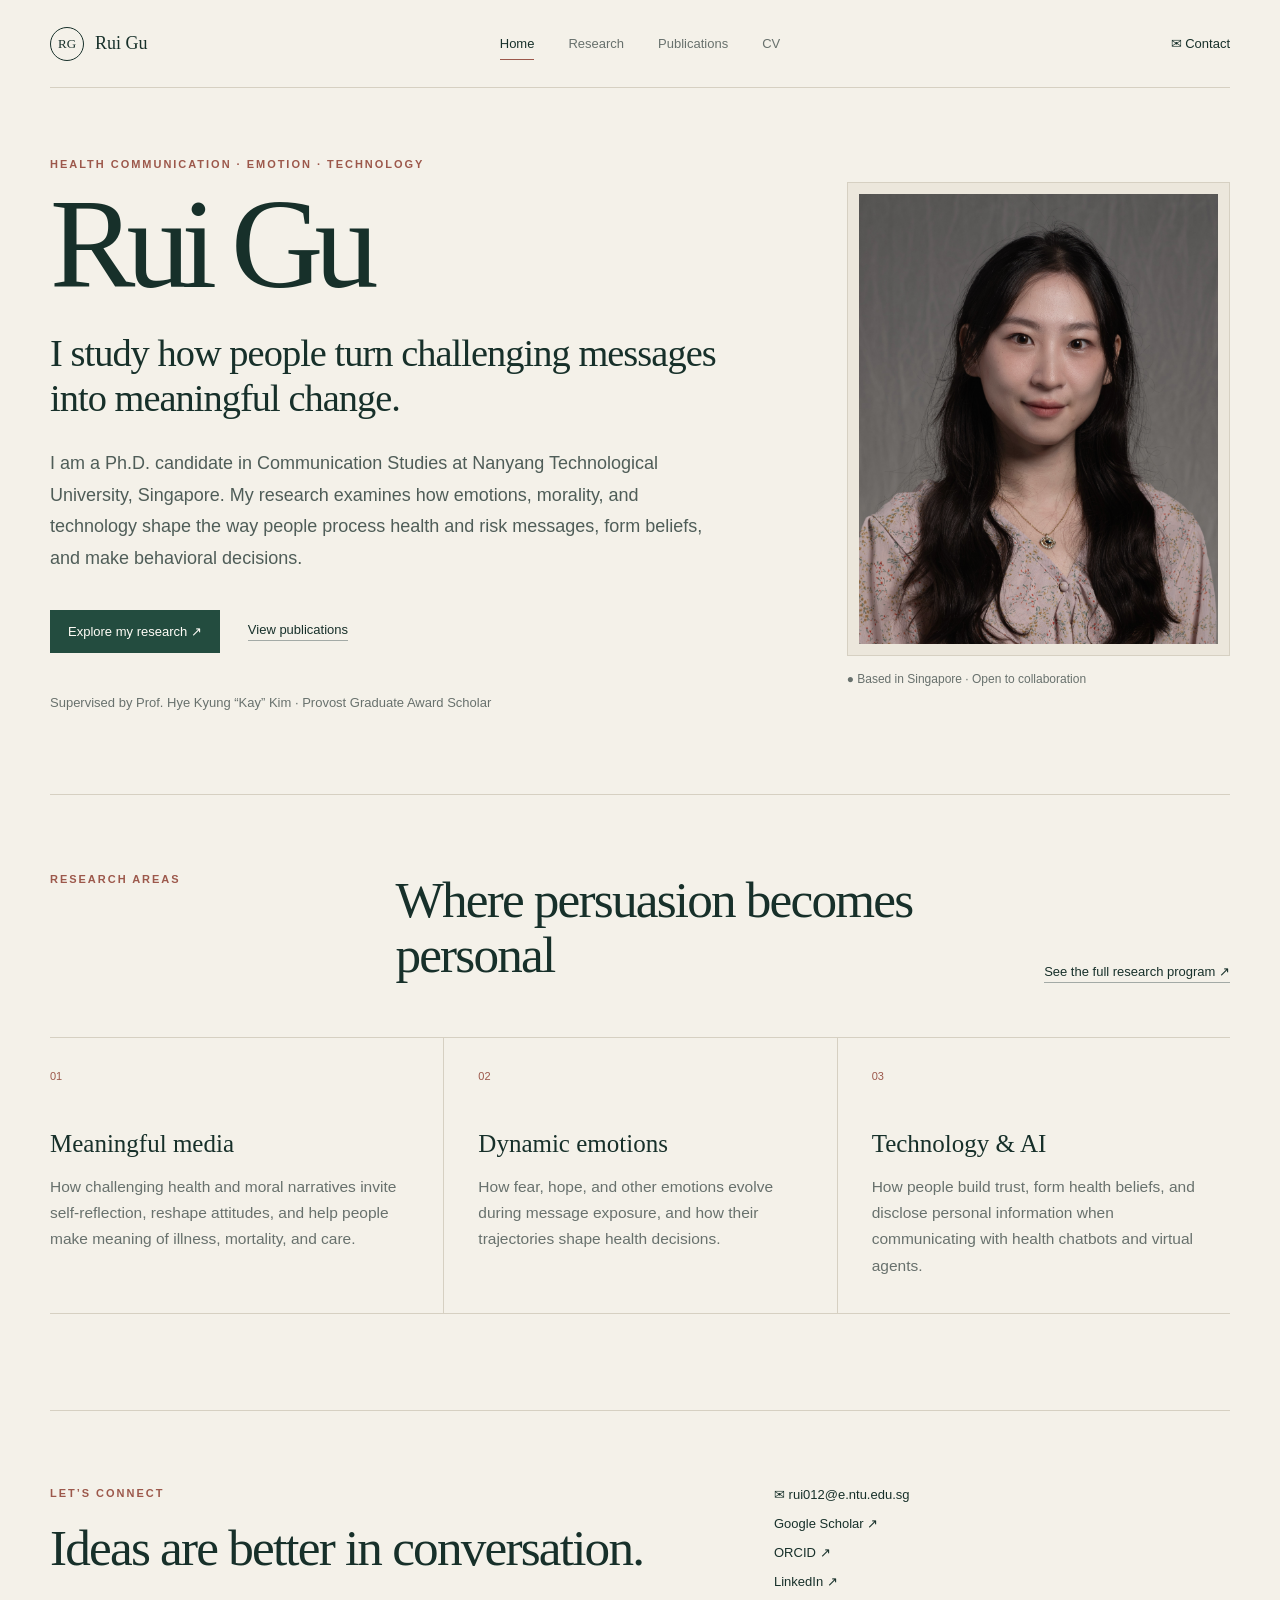
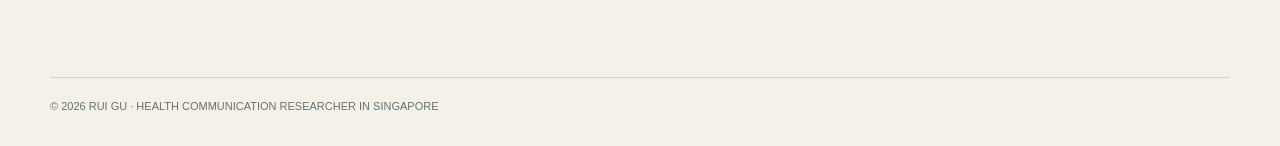
<file: index.html>
<!doctype html><html lang="en"><head><meta charset="utf-8"><meta name="viewport" content="width=device-width,initial-scale=1"><title>Rui Gu | Health Communication Researcher</title><meta name="description" content="Rui Gu studies how people turn challenging health and risk messages into meaningful change."><link rel="stylesheet" href="/styles.css"><link rel="icon" href="/favicon.svg"></head><body data-page="home"><header class="site-header"><a class="wordmark" href="/"><span>RG</span><strong>Rui Gu</strong></a><nav aria-label="Main navigation"><a data-page="home" href="/">Home</a><a data-page="research" href="/research/">Research</a><a data-page="publications" href="/publications/">Publications</a><a data-page="cv" href="/cv/">CV</a></nav><a class="contact-link" href="#contact">✉ Contact</a></header>
<main><section class="hero shell"><div class="hero-copy"><p class="eyebrow">Health Communication · Emotion · Technology</p><h1 class="hero-name">Rui Gu</h1><p class="hero-statement">I study how people turn challenging messages into meaningful change.</p><p class="intro">I am a Ph.D. candidate in Communication Studies at Nanyang Technological University, Singapore. My research examines how emotions, morality, and technology shape the way people process health and risk messages, form beliefs, and make behavioral decisions.</p><div class="hero-actions"><a class="button" href="/research/">Explore my research ↗</a><a class="text-link" href="/publications/">View publications</a></div><p class="supervision">Supervised by Prof. Hye Kyung “Kay” Kim · Provost Graduate Award Scholar</p></div><figure class="portrait"><div><img src="/rui-gu-headshot.jpg" alt="Portrait of Rui Gu"></div><figcaption>● Based in Singapore · Open to collaboration</figcaption></figure></section>
<section class="preview shell"><div class="section-heading"><p class="eyebrow">Research areas</p><h2>Where persuasion becomes personal</h2><a class="text-link" href="/research/">See the full research program ↗</a></div><div class="area-grid"><article class="area-card"><span>01</span><h3>Meaningful media</h3><p>How challenging health and moral narratives invite self-reflection, reshape attitudes, and help people make meaning of illness, mortality, and care.</p></article><article class="area-card"><span>02</span><h3>Dynamic emotions</h3><p>How fear, hope, and other emotions evolve during message exposure, and how their trajectories shape health decisions.</p></article><article class="area-card"><span>03</span><h3>Technology &amp; AI</h3><p>How people build trust, form health beliefs, and disclose personal information when communicating with health chatbots and virtual agents.</p></article></div></section></main>
<footer class="site-footer shell" id="contact"><div><p class="eyebrow">Let’s connect</p><h2>Ideas are better in conversation.</h2></div><div class="footer-links"><a href="mailto:rui012@e.ntu.edu.sg">✉ rui012@e.ntu.edu.sg</a><a href="https://scholar.google.com/citations?user=d8aISVcAAAAJ&hl=en">Google Scholar ↗</a><a href="https://orcid.org/0009-0004-5843-3463">ORCID ↗</a><a href="https://www.linkedin.com/in/rui-gu-b09506434/">LinkedIn ↗</a></div><p class="copyright">© 2026 Rui Gu · Health communication researcher in Singapore</p></footer><script src="/site.js"></script></body></html>
</file>
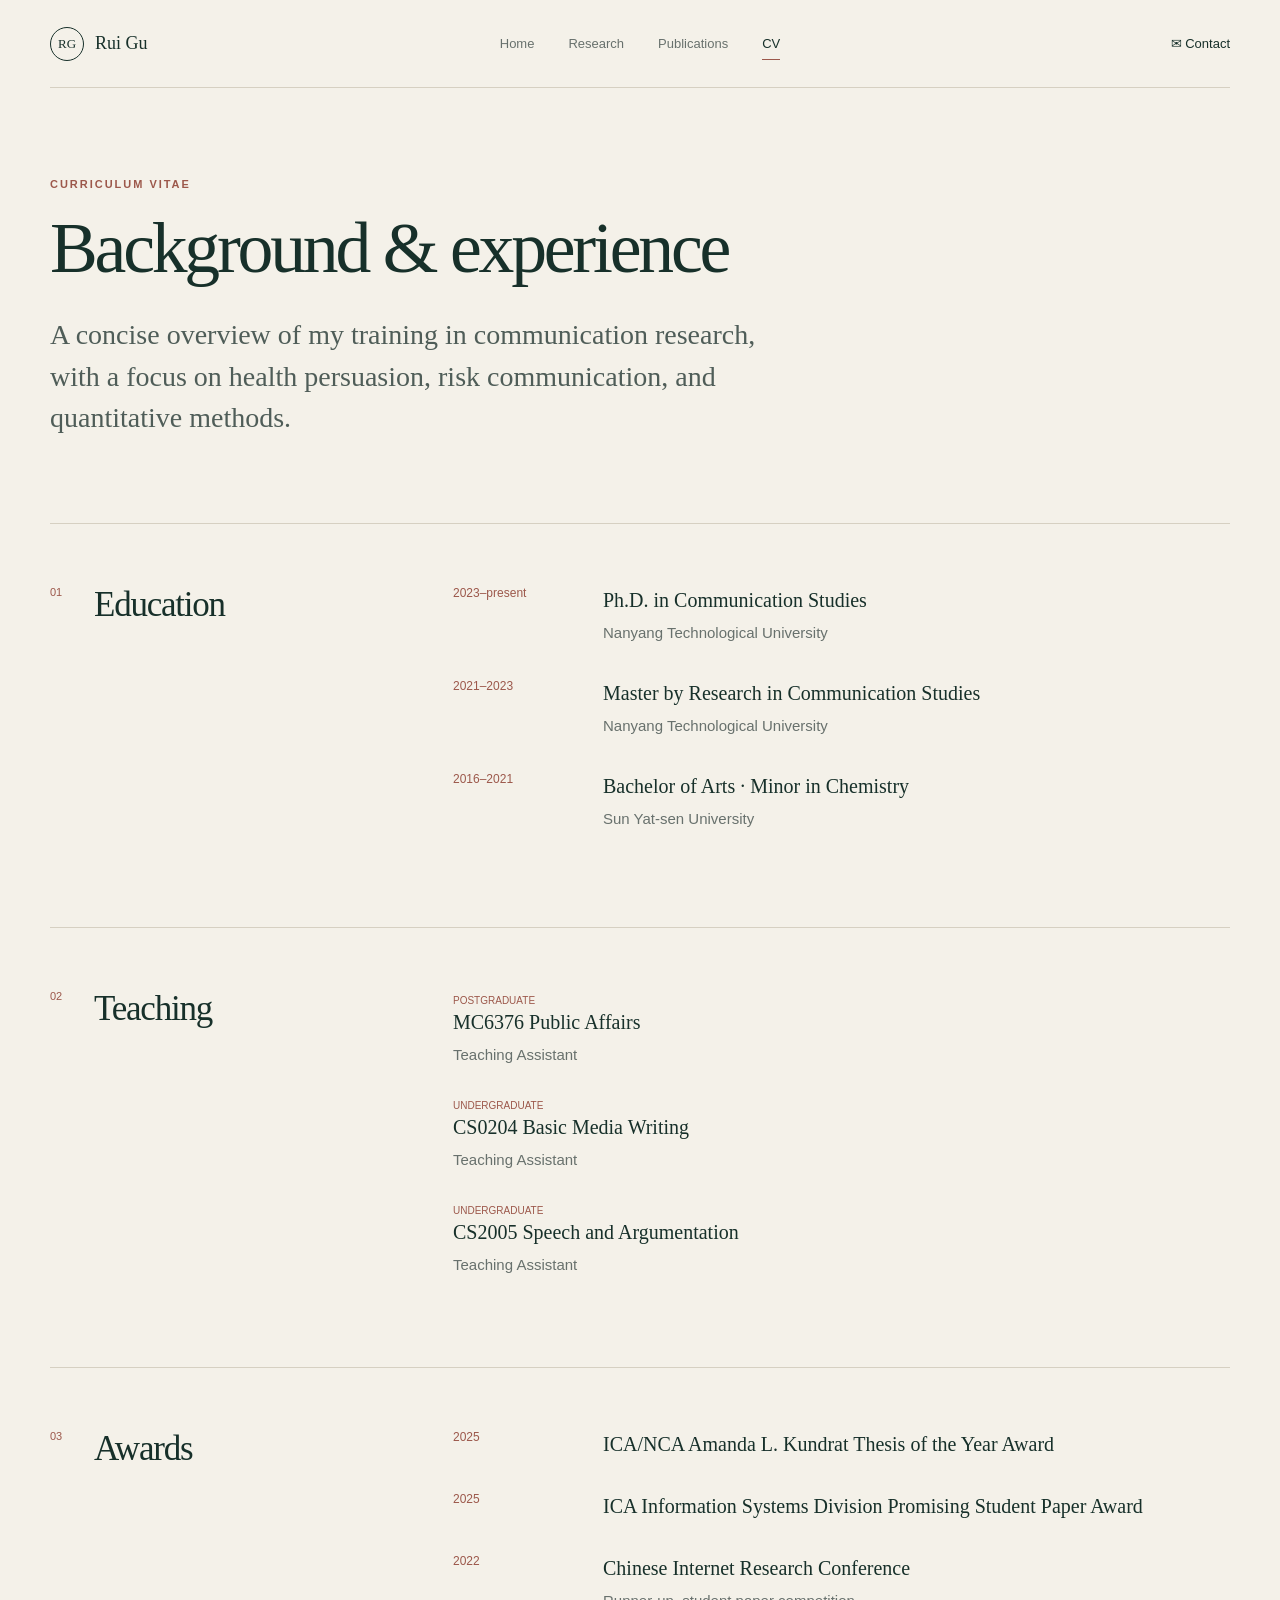
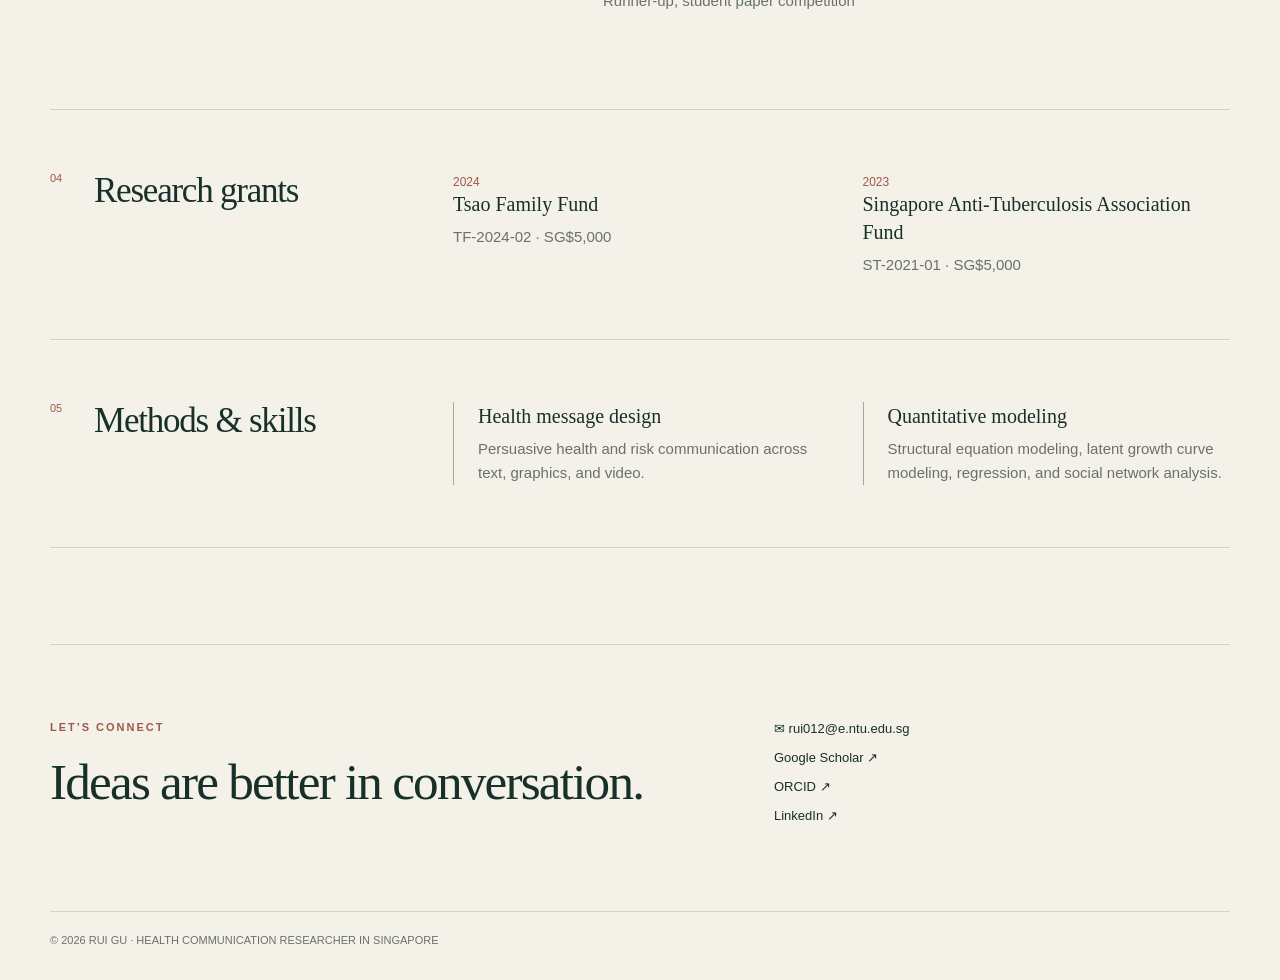
<file: cv/index.html>
<!doctype html><html lang="en"><head><meta charset="utf-8"><meta name="viewport" content="width=device-width,initial-scale=1"><title>CV | Rui Gu</title><meta name="description" content="Education, teaching, grants, awards, and methods for health communication researcher Rui Gu."><link rel="stylesheet" href="/styles.css"><link rel="icon" href="/favicon.svg"></head><body data-page="cv"><header class="site-header"><a class="wordmark" href="/"><span>RG</span><strong>Rui Gu</strong></a><nav><a data-page="home" href="/">Home</a><a data-page="research" href="/research/">Research</a><a data-page="publications" href="/publications/">Publications</a><a data-page="cv" href="/cv/">CV</a></nav><a class="contact-link" href="#contact">✉ Contact</a></header><main><section class="page-intro shell"><p class="eyebrow">Curriculum vitae</p><h1>Background &amp; experience</h1><p class="page-deck">A concise overview of my training in communication research, with a focus on health persuasion, risk communication, and quantitative methods.</p></section><div class="shell spacer">
<section class="cv-section"><div class="cv-heading"><span class="index">01</span><h2>Education</h2></div><div class="timeline"><article><time>2023–present</time><div><h3>Ph.D. in Communication Studies</h3><p>Nanyang Technological University</p></div></article><article><time>2021–2023</time><div><h3>Master by Research in Communication Studies</h3><p>Nanyang Technological University</p></div></article><article><time>2016–2021</time><div><h3>Bachelor of Arts · Minor in Chemistry</h3><p>Sun Yat-sen University</p></div></article></div></section>
<section class="cv-section"><div class="cv-heading"><span class="index">02</span><h2>Teaching</h2></div><div class="simple"><article><span>Postgraduate</span><h3>MC6376 Public Affairs</h3><p>Teaching Assistant</p></article><article><span>Undergraduate</span><h3>CS0204 Basic Media Writing</h3><p>Teaching Assistant</p></article><article><span>Undergraduate</span><h3>CS2005 Speech and Argumentation</h3><p>Teaching Assistant</p></article></div></section>
<section class="cv-section"><div class="cv-heading"><span class="index">03</span><h2>Awards</h2></div><div class="timeline"><article><time>2025</time><div><h3>ICA/NCA Amanda L. Kundrat Thesis of the Year Award</h3></div></article><article><time>2025</time><div><h3>ICA Information Systems Division Promising Student Paper Award</h3></div></article><article><time>2022</time><div><h3>Chinese Internet Research Conference</h3><p>Runner-up, student paper competition</p></div></article></div></section>
<section class="cv-section"><div class="cv-heading"><span class="index">04</span><h2>Research grants</h2></div><div class="grid2 grant"><article><time>2024</time><h3>Tsao Family Fund</h3><p>TF-2024-02 · SG$5,000</p></article><article><time>2023</time><h3>Singapore Anti-Tuberculosis Association Fund</h3><p>ST-2021-01 · SG$5,000</p></article></div></section>
<section class="cv-section"><div class="cv-heading"><span class="index">05</span><h2>Methods &amp; skills</h2></div><div class="grid2 methods"><div><h3>Health message design</h3><p>Persuasive health and risk communication across text, graphics, and video.</p></div><div><h3>Quantitative modeling</h3><p>Structural equation modeling, latent growth curve modeling, regression, and social network analysis.</p></div></div></section></div></main><footer class="site-footer shell" id="contact"><div><p class="eyebrow">Let’s connect</p><h2>Ideas are better in conversation.</h2></div><div class="footer-links"><a href="mailto:rui012@e.ntu.edu.sg">✉ rui012@e.ntu.edu.sg</a><a href="https://scholar.google.com/citations?user=d8aISVcAAAAJ&hl=en">Google Scholar ↗</a><a href="https://orcid.org/0009-0004-5843-3463">ORCID ↗</a><a href="https://www.linkedin.com/in/rui-gu-b09506434/">LinkedIn ↗</a></div><p class="copyright">© 2026 Rui Gu · Health communication researcher in Singapore</p></footer><script src="/site.js"></script></body></html>
</file>
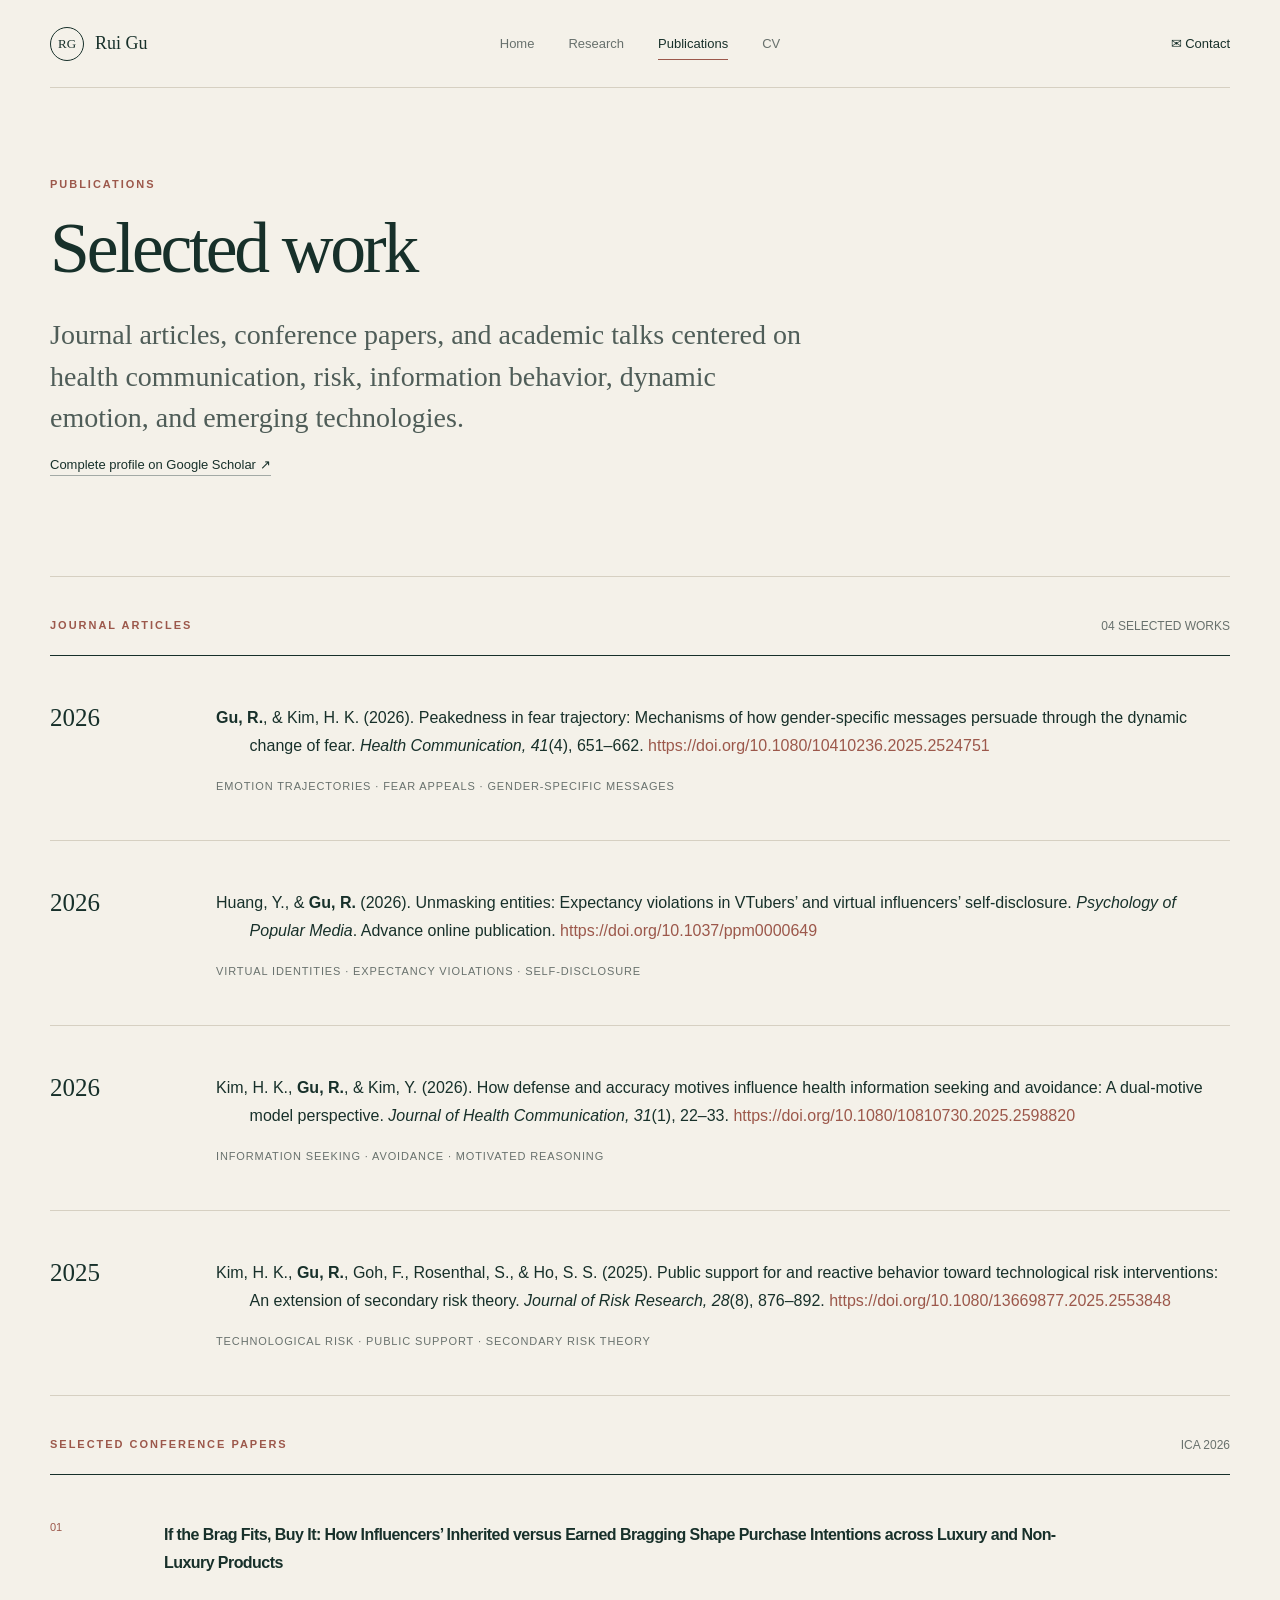
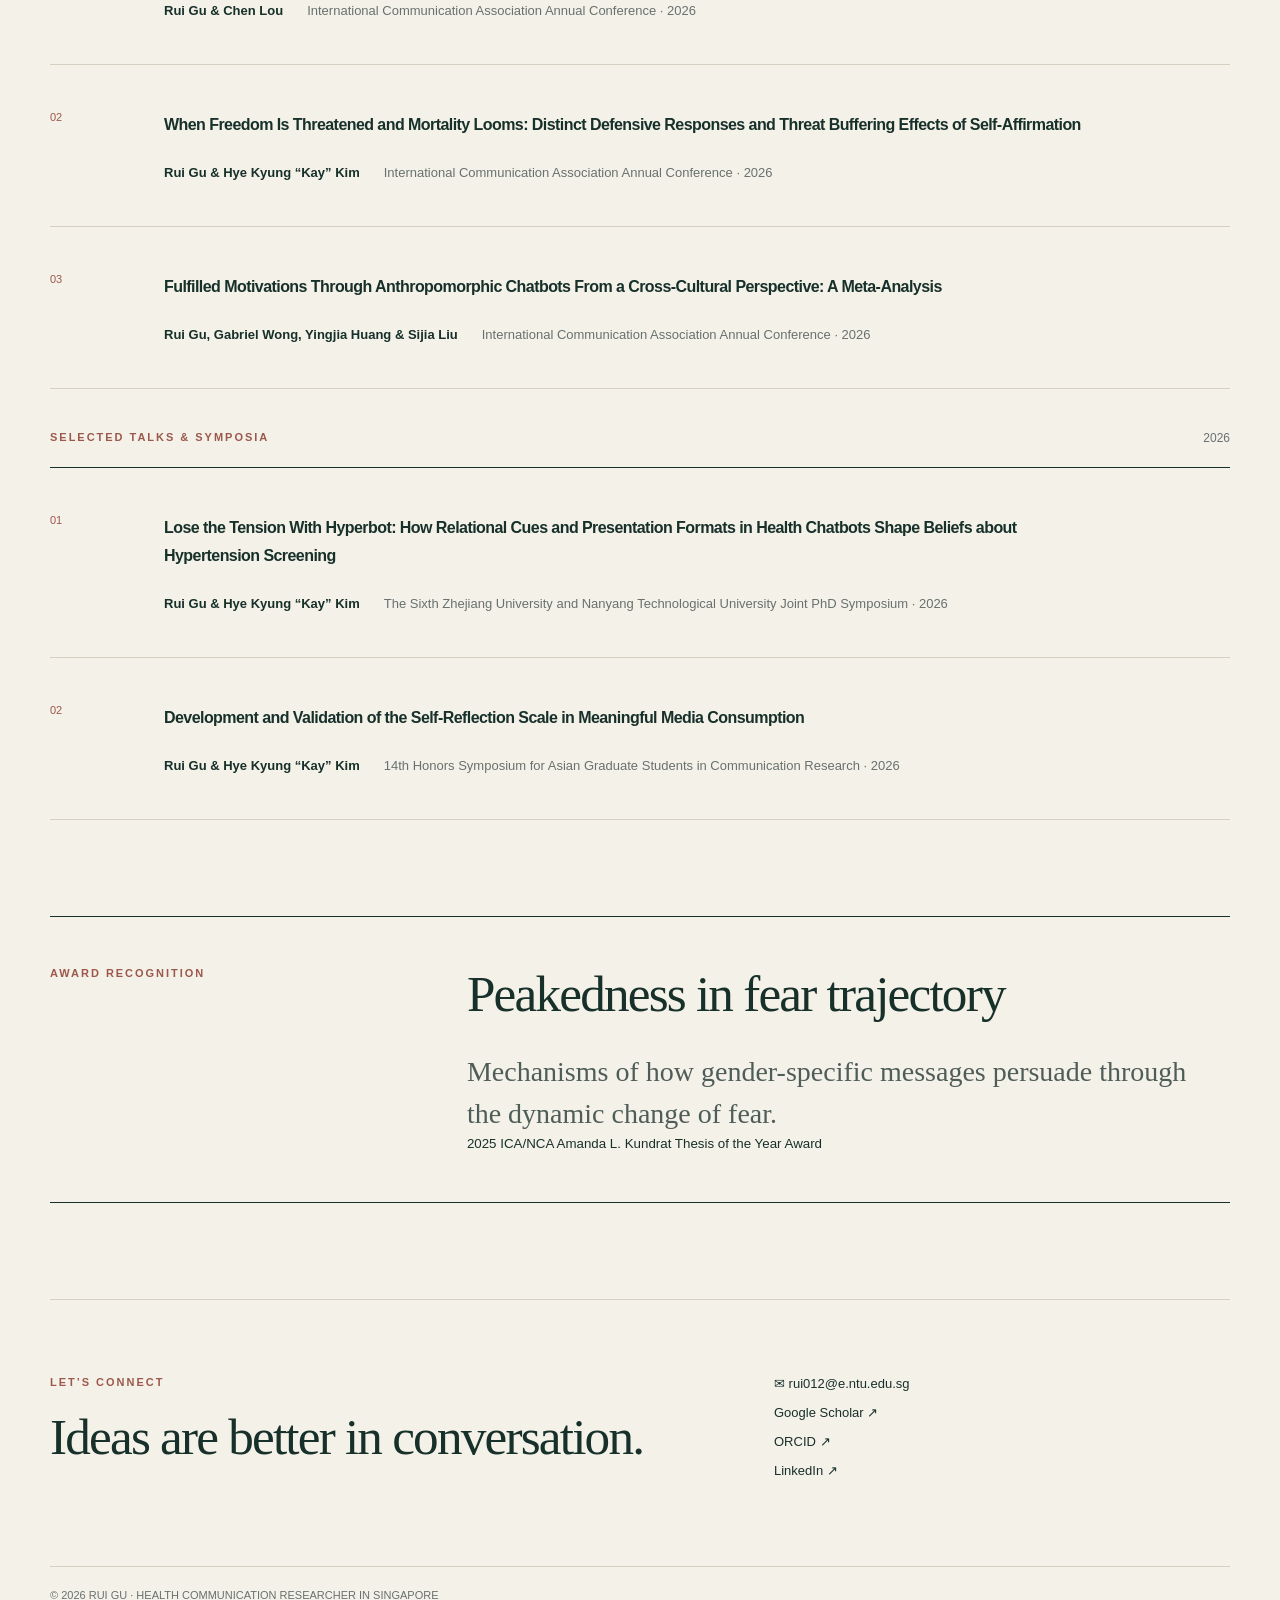
<file: publications/index.html>
<!doctype html><html lang="en"><head><meta charset="utf-8"><meta name="viewport" content="width=device-width,initial-scale=1"><title>Publications | Rui Gu</title><meta name="description" content="Selected publications by Rui Gu in health, risk, and technology-mediated communication."><link rel="stylesheet" href="/styles.css"><link rel="icon" href="/favicon.svg"></head><body data-page="publications"><header class="site-header"><a class="wordmark" href="/"><span>RG</span><strong>Rui Gu</strong></a><nav><a data-page="home" href="/">Home</a><a data-page="research" href="/research/">Research</a><a data-page="publications" href="/publications/">Publications</a><a data-page="cv" href="/cv/">CV</a></nav><a class="contact-link" href="#contact">✉ Contact</a></header><main><section class="page-intro shell"><p class="eyebrow">Publications</p><h1>Selected work</h1><p class="page-deck">Journal articles, conference papers, and academic talks centered on health communication, risk, information behavior, dynamic emotion, and emerging technologies.</p><p><a class="text-link" href="https://scholar.google.com/citations?user=d8aISVcAAAAJ&hl=en">Complete profile on Google Scholar ↗</a></p></section><section class="shell"><div class="works-heading"><p class="eyebrow">Journal articles</p><span>04 selected works</span></div>
<article class="publication"><div class="pub-year">2026</div><div><p><strong>Gu, R.</strong>, &amp; Kim, H. K. (2026). Peakedness in fear trajectory: Mechanisms of how gender-specific messages persuade through the dynamic change of fear. <em>Health Communication, 41</em>(4), 651–662. <a href="https://doi.org/10.1080/10410236.2025.2524751">https://doi.org/10.1080/10410236.2025.2524751</a></p><small>Emotion trajectories · Fear appeals · Gender-specific messages</small></div></article>
<article class="publication"><div class="pub-year">2026</div><div><p>Huang, Y., &amp; <strong>Gu, R.</strong> (2026). Unmasking entities: Expectancy violations in VTubers’ and virtual influencers’ self-disclosure. <em>Psychology of Popular Media</em>. Advance online publication. <a href="https://doi.org/10.1037/ppm0000649">https://doi.org/10.1037/ppm0000649</a></p><small>Virtual identities · Expectancy violations · Self-disclosure</small></div></article>
<article class="publication"><div class="pub-year">2026</div><div><p>Kim, H. K., <strong>Gu, R.</strong>, &amp; Kim, Y. (2026). How defense and accuracy motives influence health information seeking and avoidance: A dual-motive model perspective. <em>Journal of Health Communication, 31</em>(1), 22–33. <a href="https://doi.org/10.1080/10810730.2025.2598820">https://doi.org/10.1080/10810730.2025.2598820</a></p><small>Information seeking · Avoidance · Motivated reasoning</small></div></article>
<article class="publication"><div class="pub-year">2025</div><div><p>Kim, H. K., <strong>Gu, R.</strong>, Goh, F., Rosenthal, S., &amp; Ho, S. S. (2025). Public support for and reactive behavior toward technological risk interventions: An extension of secondary risk theory. <em>Journal of Risk Research, 28</em>(8), 876–892. <a href="https://doi.org/10.1080/13669877.2025.2553848">https://doi.org/10.1080/13669877.2025.2553848</a></p><small>Technological risk · Public support · Secondary risk theory</small></div></article></section>
<section class="shell"><div class="works-heading"><p class="eyebrow">Selected conference papers</p><span>ICA 2026</span></div><article class="presentation"><span class="index">01</span><div><h2>If the Brag Fits, Buy It: How Influencers’ Inherited versus Earned Bragging Shape Purchase Intentions across Luxury and Non-Luxury Products</h2><div class="presentation-meta"><strong>Rui Gu &amp; Chen Lou</strong><span>International Communication Association Annual Conference · 2026</span></div></div></article><article class="presentation"><span class="index">02</span><div><h2>When Freedom Is Threatened and Mortality Looms: Distinct Defensive Responses and Threat Buffering Effects of Self-Affirmation</h2><div class="presentation-meta"><strong>Rui Gu &amp; Hye Kyung “Kay” Kim</strong><span>International Communication Association Annual Conference · 2026</span></div></div></article><article class="presentation"><span class="index">03</span><div><h2>Fulfilled Motivations Through Anthropomorphic Chatbots From a Cross-Cultural Perspective: A Meta-Analysis</h2><div class="presentation-meta"><strong>Rui Gu, Gabriel Wong, Yingjia Huang &amp; Sijia Liu</strong><span>International Communication Association Annual Conference · 2026</span></div></div></article>
<div class="works-heading"><p class="eyebrow">Selected talks &amp; symposia</p><span>2026</span></div><article class="presentation"><span class="index">01</span><div><h2>Lose the Tension With Hyperbot: How Relational Cues and Presentation Formats in Health Chatbots Shape Beliefs about Hypertension Screening</h2><div class="presentation-meta"><strong>Rui Gu &amp; Hye Kyung “Kay” Kim</strong><span>The Sixth Zhejiang University and Nanyang Technological University Joint PhD Symposium · 2026</span></div></div></article><article class="presentation"><span class="index">02</span><div><h2>Development and Validation of the Self-Reflection Scale in Meaningful Media Consumption</h2><div class="presentation-meta"><strong>Rui Gu &amp; Hye Kyung “Kay” Kim</strong><span>14th Honors Symposium for Asian Graduate Students in Communication Research · 2026</span></div></div></article></section>
<section class="thesis shell"><p class="eyebrow">Award recognition</p><div><h2>Peakedness in fear trajectory</h2><p class="page-deck">Mechanisms of how gender-specific messages persuade through the dynamic change of fear.</p><small>2025 ICA/NCA Amanda L. Kundrat Thesis of the Year Award</small></div></section></main><footer class="site-footer shell" id="contact"><div><p class="eyebrow">Let’s connect</p><h2>Ideas are better in conversation.</h2></div><div class="footer-links"><a href="mailto:rui012@e.ntu.edu.sg">✉ rui012@e.ntu.edu.sg</a><a href="https://scholar.google.com/citations?user=d8aISVcAAAAJ&hl=en">Google Scholar ↗</a><a href="https://orcid.org/0009-0004-5843-3463">ORCID ↗</a><a href="https://www.linkedin.com/in/rui-gu-b09506434/">LinkedIn ↗</a></div><p class="copyright">© 2026 Rui Gu · Health communication researcher in Singapore</p></footer><script src="/site.js"></script></body></html>
</file>
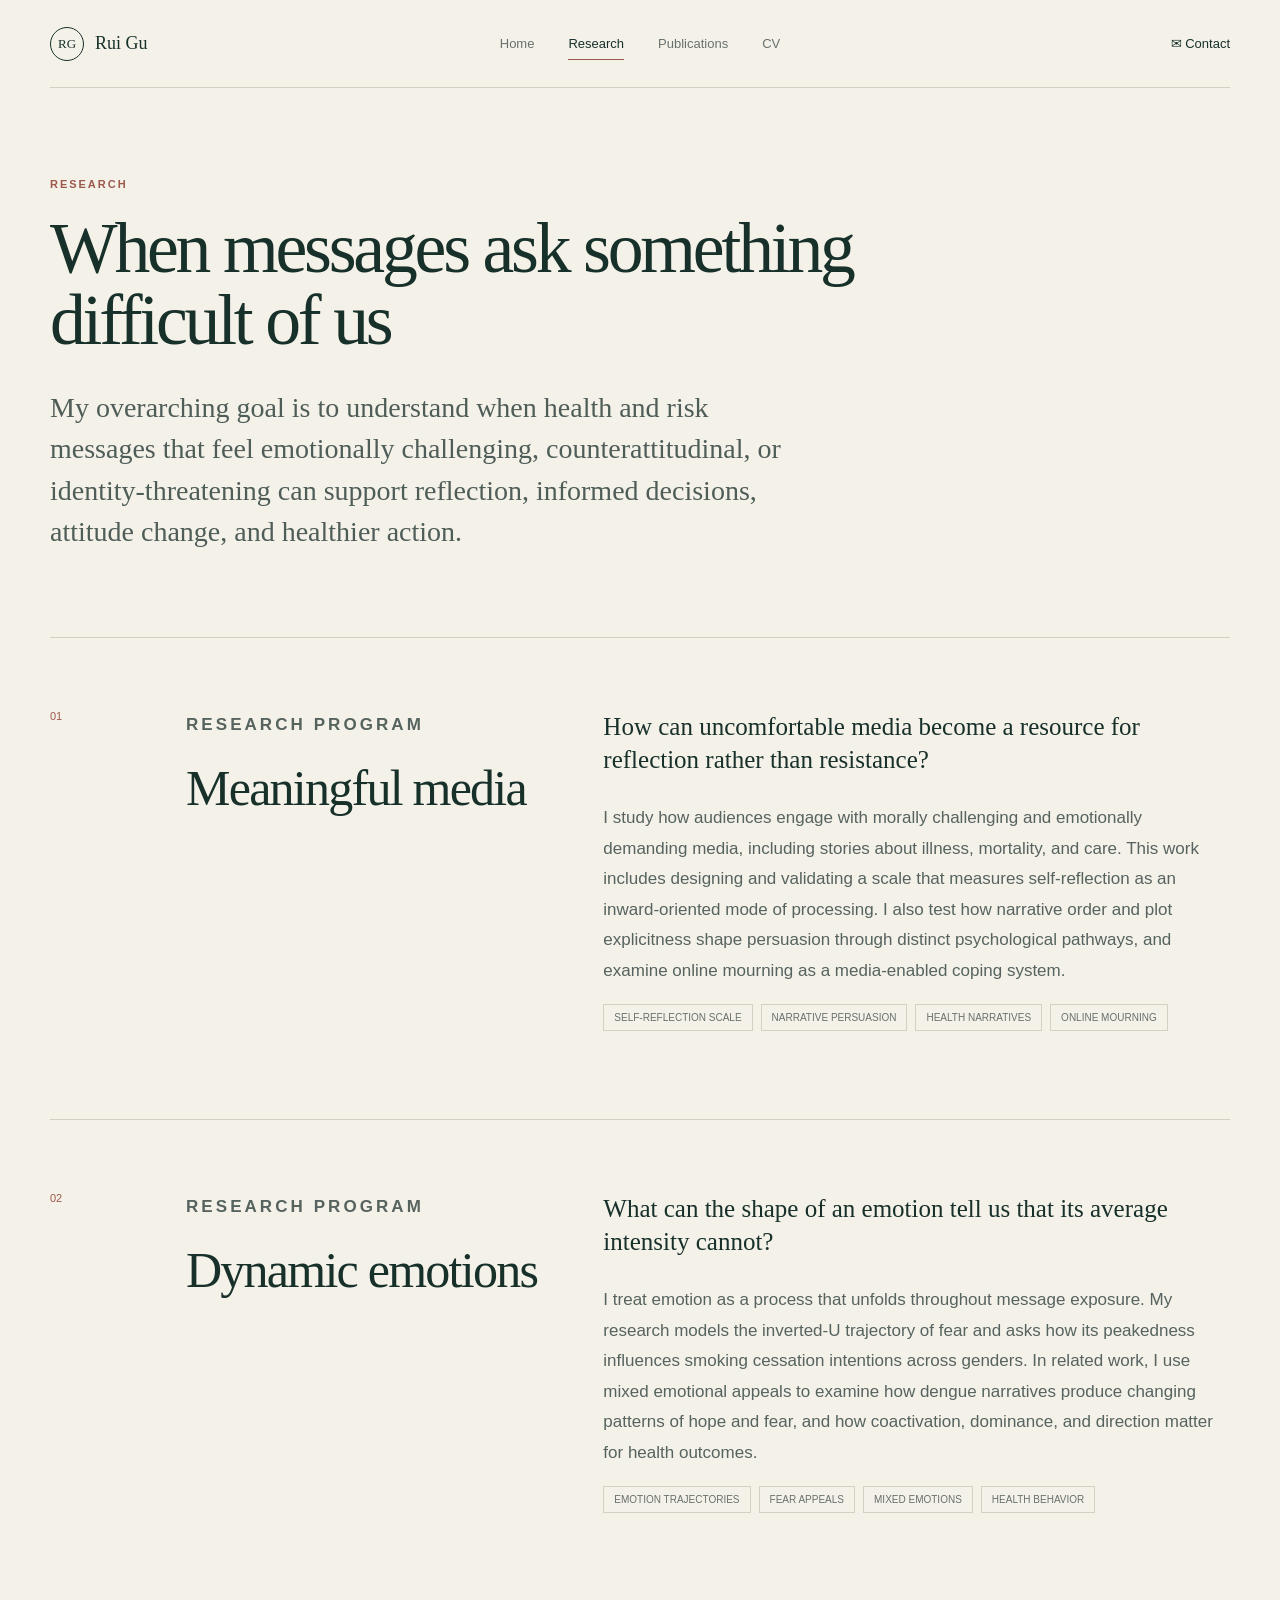
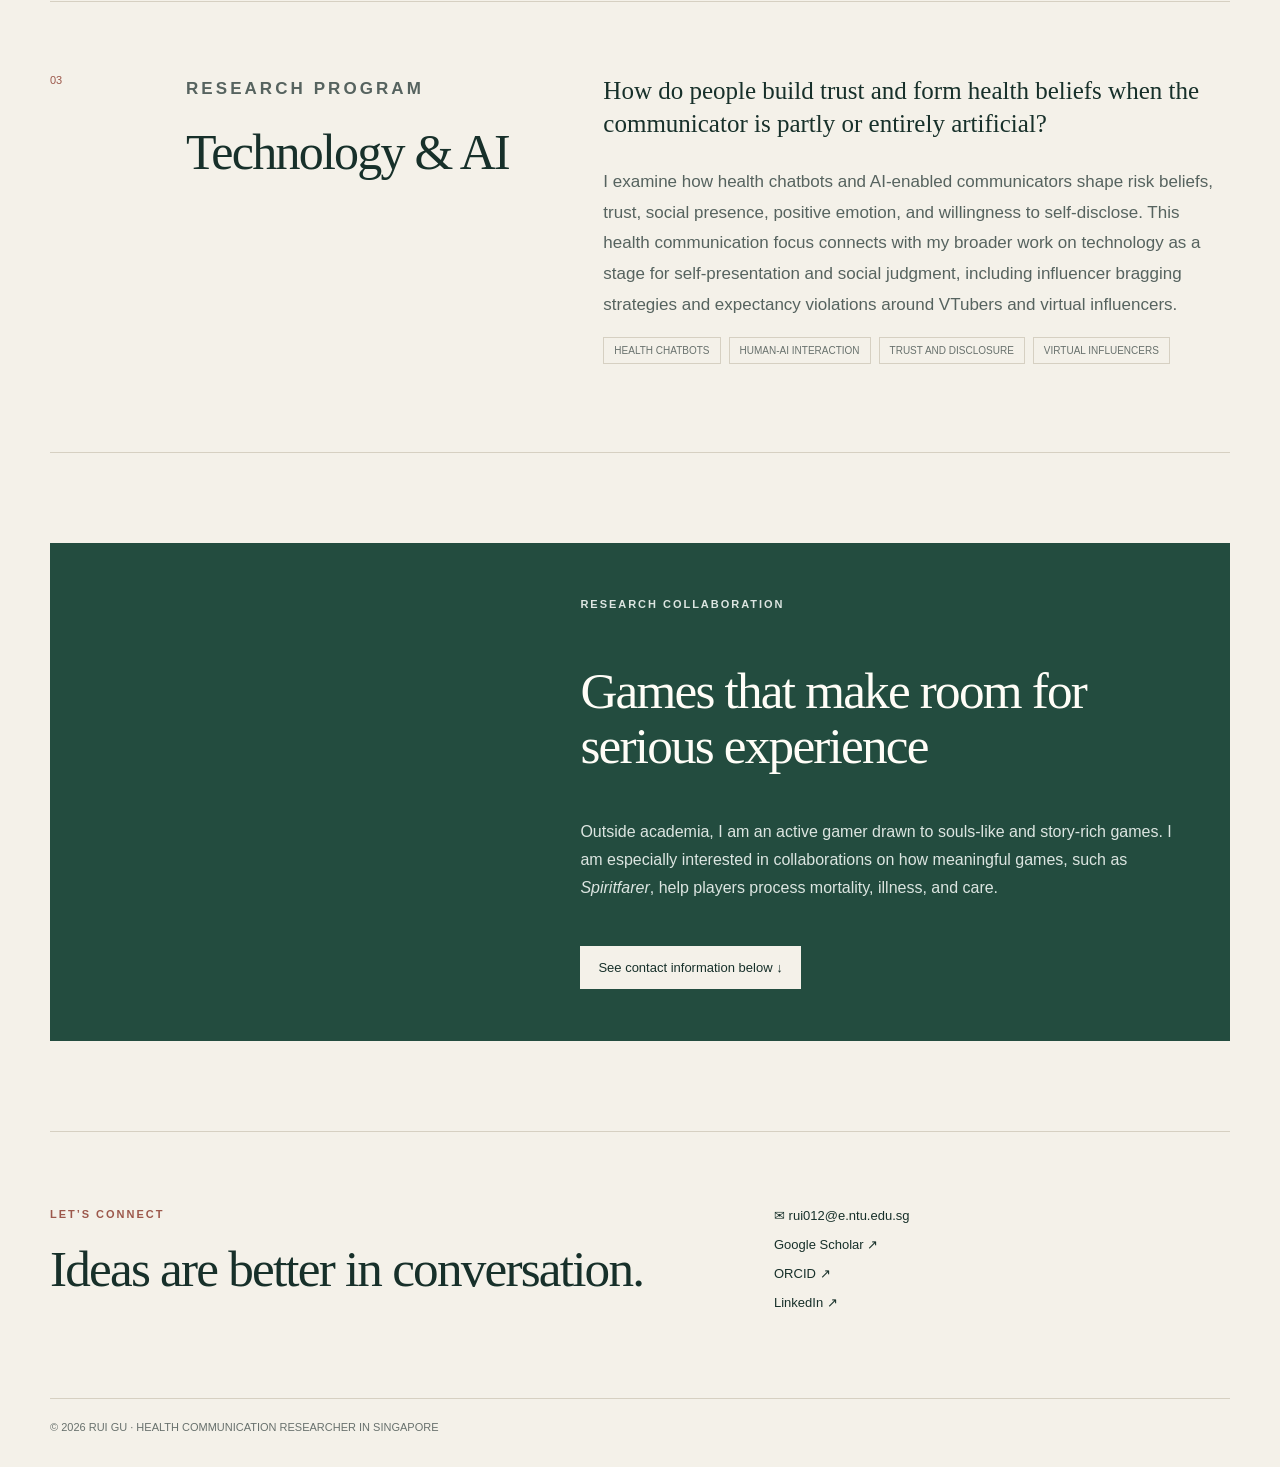
<file: research/index.html>
<!doctype html><html lang="en"><head><meta charset="utf-8"><meta name="viewport" content="width=device-width,initial-scale=1"><title>Research | Rui Gu</title><meta name="description" content="Research on health communication, meaningful media, dynamic emotions, and technology-mediated persuasion."><link rel="stylesheet" href="/styles.css"><link rel="icon" href="/favicon.svg"></head><body data-page="research"><header class="site-header"><a class="wordmark" href="/"><span>RG</span><strong>Rui Gu</strong></a><nav><a data-page="home" href="/">Home</a><a data-page="research" href="/research/">Research</a><a data-page="publications" href="/publications/">Publications</a><a data-page="cv" href="/cv/">CV</a></nav><a class="contact-link" href="#contact">✉ Contact</a></header><main><section class="page-intro shell"><p class="eyebrow">Research</p><h1>When messages ask something difficult of us</h1><p class="page-deck">My overarching goal is to understand when health and risk messages that feel emotionally challenging, counterattitudinal, or identity-threatening can support reflection, informed decisions, attitude change, and healthier action.</p></section><section class="shell">
<article class="program"><span class="index">01</span><div><p class="eyebrow">Research program</p><h2>Meaningful media</h2></div><div class="program-detail"><h3>How can uncomfortable media become a resource for reflection rather than resistance?</h3><p>I study how audiences engage with morally challenging and emotionally demanding media, including stories about illness, mortality, and care. This work includes designing and validating a scale that measures self-reflection as an inward-oriented mode of processing. I also test how narrative order and plot explicitness shape persuasion through distinct psychological pathways, and examine online mourning as a media-enabled coping system.</p><ul class="tags"><li>Self-reflection scale</li><li>Narrative persuasion</li><li>Health narratives</li><li>Online mourning</li></ul></div></article>
<article class="program"><span class="index">02</span><div><p class="eyebrow">Research program</p><h2>Dynamic emotions</h2></div><div class="program-detail"><h3>What can the shape of an emotion tell us that its average intensity cannot?</h3><p>I treat emotion as a process that unfolds throughout message exposure. My research models the inverted-U trajectory of fear and asks how its peakedness influences smoking cessation intentions across genders. In related work, I use mixed emotional appeals to examine how dengue narratives produce changing patterns of hope and fear, and how coactivation, dominance, and direction matter for health outcomes.</p><ul class="tags"><li>Emotion trajectories</li><li>Fear appeals</li><li>Mixed emotions</li><li>Health behavior</li></ul></div></article>
<article class="program"><span class="index">03</span><div><p class="eyebrow">Research program</p><h2>Technology &amp; AI</h2></div><div class="program-detail"><h3>How do people build trust and form health beliefs when the communicator is partly or entirely artificial?</h3><p>I examine how health chatbots and AI-enabled communicators shape risk beliefs, trust, social presence, positive emotion, and willingness to self-disclose. This health communication focus connects with my broader work on technology as a stage for self-presentation and social judgment, including influencer bragging strategies and expectancy violations around VTubers and virtual influencers.</p><ul class="tags"><li>Health chatbots</li><li>Human-AI interaction</li><li>Trust and disclosure</li><li>Virtual influencers</li></ul></div></article></section>
<aside class="collab shell"><p class="eyebrow">Research collaboration</p><h2>Games that make room for serious experience</h2><p>Outside academia, I am an active gamer drawn to souls-like and story-rich games. I am especially interested in collaborations on how meaningful games, such as <em>Spiritfarer</em>, help players process mortality, illness, and care.</p><a class="button" href="#contact">See contact information below ↓</a></aside></main><footer class="site-footer shell" id="contact"><div><p class="eyebrow">Let’s connect</p><h2>Ideas are better in conversation.</h2></div><div class="footer-links"><a href="mailto:rui012@e.ntu.edu.sg">✉ rui012@e.ntu.edu.sg</a><a href="https://scholar.google.com/citations?user=d8aISVcAAAAJ&hl=en">Google Scholar ↗</a><a href="https://orcid.org/0009-0004-5843-3463">ORCID ↗</a><a href="https://www.linkedin.com/in/rui-gu-b09506434/">LinkedIn ↗</a></div><p class="copyright">© 2026 Rui Gu · Health communication researcher in Singapore</p></footer><script src="/site.js"></script></body></html>
</file>
<file: styles.css>
:root{--bg:#f4f1e9;--ink:#17302a;--paper:#faf8f2;--green:#234c3f;--muted:#68716d;--line:#d6d0c2;--rust:#9c584b}*{box-sizing:border-box}html{scroll-behavior:smooth}body{margin:0;background:var(--bg);color:var(--ink);font-family:Arial,sans-serif;-webkit-font-smoothing:antialiased}a{color:inherit;text-decoration:none}.shell{width:min(1180px,calc(100% - 64px));margin:auto}.site-header{width:min(1180px,calc(100% - 64px));min-height:88px;margin:auto;display:grid;grid-template-columns:1fr auto 1fr;align-items:center;border-bottom:1px solid var(--line)}.wordmark{display:flex;align-items:center;gap:11px;width:max-content}.wordmark span{display:grid;place-items:center;width:34px;height:34px;border:1px solid;border-radius:50%;font:13px Georgia}.wordmark strong{font:500 18px Georgia}.site-header nav{display:flex;gap:34px;color:var(--muted);font-size:13px}.site-header nav a{padding:8px 0;border-bottom:1px solid transparent}.site-header nav a:hover,.site-header nav a.active{color:var(--ink);border-color:var(--rust)}.contact-link{justify-self:end;font-size:13px}.hero{min-height:650px;display:grid;grid-template-columns:minmax(0,1.28fr) minmax(320px,.72fr);gap:clamp(56px,9vw,120px);align-items:center;padding:70px 0 84px}.eyebrow{margin:0 0 22px;color:var(--rust);font-size:11px;font-weight:700;letter-spacing:.18em;text-transform:uppercase}h1,h2,h3{font-family:Georgia,serif;font-weight:400}h1{margin:0;max-width:940px;font-size:clamp(47px,5.6vw,76px);line-height:1.01;letter-spacing:-.045em}.hero-name{max-width:none;font-size:clamp(82px,10vw,142px);line-height:.82;letter-spacing:-.07em}.hero-statement{max-width:720px;margin:34px 0 0;font:clamp(28px,3vw,41px)/1.16 Georgia;letter-spacing:-.025em}.intro{max-width:670px;margin:28px 0 0;color:#4f5d58;font-size:18px;line-height:1.75}.hero-actions{display:flex;align-items:center;gap:28px;margin-top:36px}.button{display:inline-flex;align-items:center;gap:10px;padding:14px 18px;background:var(--green);color:#fffdf7;font-size:13px}.text-link{display:inline-flex;gap:6px;border-bottom:1px solid #a3aaa6;padding-bottom:3px;font-size:13px}.supervision{margin:42px 0 0;color:var(--muted);font-size:13px}.portrait{margin:0}.portrait div{padding:11px;border:1px solid var(--line);background:#ece7dc}.portrait img{display:block;width:100%;aspect-ratio:4/5;object-fit:cover;object-position:center 33%;filter:saturate(.82) contrast(.98)}.portrait figcaption{margin-top:16px;color:var(--muted);font-size:12px}.preview{padding:78px 0 96px;border-top:1px solid var(--line)}.section-heading{display:grid;grid-template-columns:1fr 2fr auto;gap:42px;align-items:end}.section-heading .eyebrow{margin:0;align-self:start}h2{margin:0;max-width:620px;font-size:clamp(35px,4vw,52px);line-height:1.07;letter-spacing:-.035em}.area-grid{display:grid;grid-template-columns:repeat(3,1fr);margin-top:54px;border-block:1px solid var(--line)}.area-card{min-height:250px;padding:28px 34px 34px 0}.area-card+.area-card{padding-left:34px;border-left:1px solid var(--line)}.area-card>span,.index{color:var(--rust);font-size:11px}.area-card h3{margin:46px 0 16px;font-size:25px}.area-card p,.body-copy{margin:0;color:var(--muted);font-size:15.5px;line-height:1.7}.page-intro{padding:90px 0 84px;border-bottom:1px solid var(--line)}.page-deck{max-width:760px;margin:30px 0 0;color:#4f5d58;font:clamp(20px,2.2vw,28px)/1.48 Georgia}.program{display:grid;grid-template-columns:90px minmax(220px,.8fr) minmax(0,1.35fr);gap:46px;padding:72px 0;border-bottom:1px solid var(--line)}.program h2{font-size:clamp(35px,4vw,50px)}.program h3{margin:0 0 26px;font-size:25px;line-height:1.35}.program p{color:#56635f;font-size:17px;line-height:1.8}.tags{display:flex;flex-wrap:wrap;gap:8px;padding:0;list-style:none}.tags li{padding:7px 10px;border:1px solid var(--line);color:var(--muted);font-size:10px;text-transform:uppercase}.collab{display:grid;grid-template-columns:1fr 1.5fr;gap:28px 80px;margin:90px auto;padding:52px;background:var(--green);color:#fffdf7}.collab h2,.collab p,.collab a{grid-column:2}.collab p{color:#dce5e1;line-height:1.75}.collab .button{background:var(--bg);color:var(--ink);justify-self:start}.works-heading{display:flex;justify-content:space-between;gap:24px;padding:42px 0 22px;border-bottom:1px solid}.works-heading .eyebrow{margin:0}.works-heading span{color:var(--muted);font-size:12px;text-transform:uppercase}.publication{display:grid;grid-template-columns:130px 1fr;gap:36px;padding:48px 0;border-bottom:1px solid var(--line)}.pub-year{font:25px Georgia}.publication p{margin:0;padding-left:2.1em;text-indent:-2.1em;font-size:16px;line-height:1.75}.publication p a{color:var(--rust);overflow-wrap:anywhere}.publication small{display:block;margin-top:20px;color:var(--muted);font-size:11px;letter-spacing:.08em;text-transform:uppercase}.presentation{display:grid;grid-template-columns:72px 1fr;gap:42px;padding:46px 0;border-bottom:1px solid var(--line)}.presentation h2,.presentation p{margin:0;max-width:920px;font-family:Arial,sans-serif;font-size:16px;line-height:1.75}.presentation h2{font-weight:650}.presentation-meta{display:flex;flex-wrap:wrap;gap:10px 24px;margin-top:26px;font-size:13px}.presentation-meta span{color:var(--muted)}.thesis{display:grid;grid-template-columns:1fr 2.2fr;gap:70px;margin:96px auto;padding:50px 0;border-block:1px solid}.cv-section{display:grid;grid-template-columns:minmax(220px,.6fr) minmax(0,1.4fr);gap:70px;padding:62px 0;border-bottom:1px solid var(--line)}.cv-heading{display:grid;grid-template-columns:32px 1fr;gap:12px}.cv-heading h2{font-size:35px}.timeline article{display:grid;grid-template-columns:130px 1fr;gap:20px;padding-bottom:34px}.timeline time,.grant time{color:var(--rust);font-size:12px}.timeline h3,.simple h3,.grant h3,.methods h3{margin:0;font-size:20px;line-height:1.4}.timeline p,.simple p,.grant p,.methods p{margin:7px 0 0;color:var(--muted);font-size:15px;line-height:1.6}.simple article{padding-bottom:28px}.simple span{color:var(--rust);font-size:10px;text-transform:uppercase}.grid2{display:grid;grid-template-columns:1fr 1fr;gap:42px}.methods div{border-left:1px solid #9eaa9d;padding-left:24px}.site-footer{display:grid;grid-template-columns:1.2fr .8fr;gap:40px;padding:76px 0 34px;border-top:1px solid var(--line);scroll-margin-top:24px}.footer-links{display:flex;flex-direction:column;align-items:flex-start;gap:14px;font-size:13px}.copyright{grid-column:1/-1;margin:48px 0 0;padding-top:22px;border-top:1px solid var(--line);color:var(--muted);font-size:11px;text-transform:uppercase}.spacer{padding-bottom:96px}
@media(max-width:800px){.shell,.site-header{width:min(100% - 36px,1180px)}.site-header{grid-template-columns:1fr auto;padding:14px 0;row-gap:8px}.site-header nav{grid-column:1/-1;grid-row:2;gap:22px;overflow:auto}.hero{grid-template-columns:1fr;padding:52px 0 64px}.hero-copy{order:2}.portrait{width:min(100%,430px)}.section-heading,.area-grid,.collab,.cv-section,.site-footer,.thesis{grid-template-columns:1fr}.area-card{min-height:auto;padding:28px 0 34px}.area-card+.area-card{padding-left:0;border-left:0;border-top:1px solid var(--line)}.program{grid-template-columns:40px 1fr;gap:30px 20px}.program-detail{grid-column:2}.collab h2,.collab p,.collab a{grid-column:1}.publication{grid-template-columns:1fr;gap:16px}.grid2{grid-template-columns:1fr}}@media(max-width:480px){.hero-name{font-size:76px}.contact-link{font-size:0}.contact-link:after{content:'✉';font-size:18px}.hero-actions{align-items:flex-start;flex-direction:column}.program{grid-template-columns:1fr}.program-detail{grid-column:1}.program>.index,.presentation>.index{display:none}.publication p{padding-left:0;text-indent:0}.presentation{grid-template-columns:1fr}.timeline article{grid-template-columns:1fr;gap:8px}}
</file>
